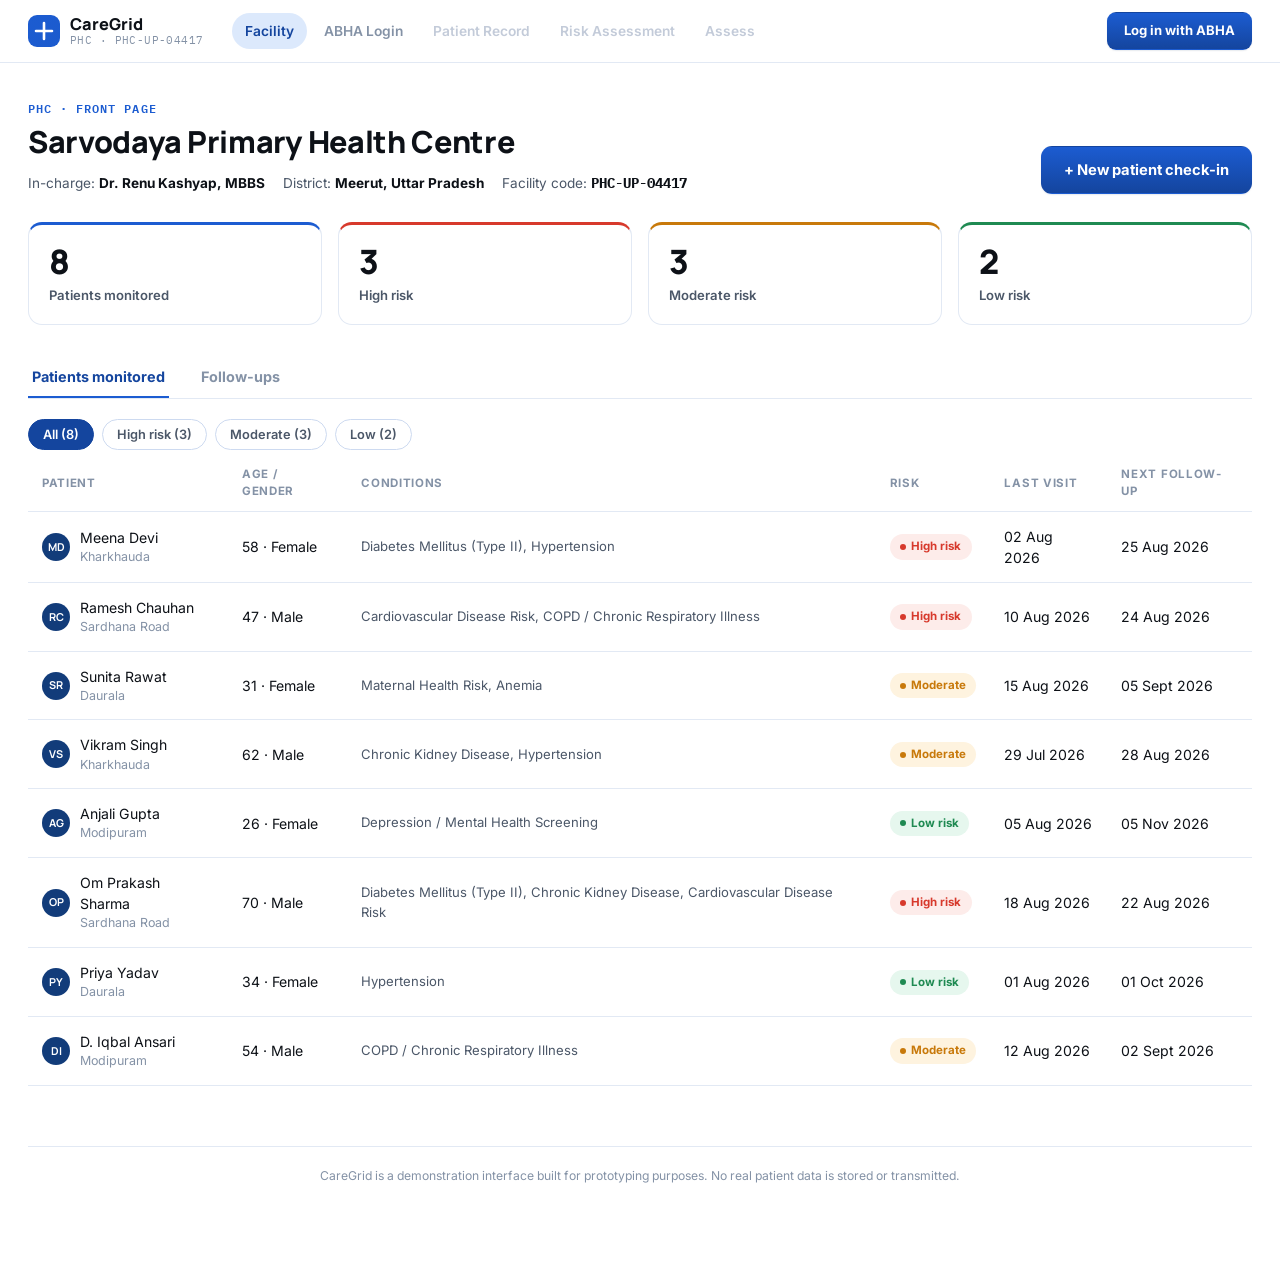
<file: index.html>
<!doctype html>
<html lang="en">
<head>
<meta charset="UTF-8">
<meta name="viewport" content="width=device-width, initial-scale=1.0">
<title>CareGrid · Facility Dashboard</title>
<meta name="description" content="Facility-level dashboard for monitored patients, risk categories and upcoming follow-ups.">
<link rel="preconnect" href="https://fonts.googleapis.com">
<link href="https://fonts.googleapis.com/css2?family=Manrope:wght@700;800&family=Inter:wght@400;500;600;700&family=IBM+Plex+Mono:wght@500;600;700&display=swap" rel="stylesheet">
<link rel="stylesheet" href="css/style.css">
</head>
<body data-page="dashboard">
<div id="app-nav"></div>

<main class="page">
  <div class="facility-header">
    <div>
      <span class="eyebrow" id="facility-type">PHC</span>
      <h1 id="facility-name">—</h1>
      <div class="facility-meta">
        <span>In-charge: <b id="facility-incharge">—</b></span>
        <span>District: <b id="facility-district">—</b></span>
        <span>Facility code: <b class="mono" id="facility-code">—</b></span>
      </div>
    </div>
    <a class="btn btn-primary" href="login.html">+ New patient check-in</a>
  </div>

  <div class="stat-grid" id="stat-grid"></div>

  <div class="tabs">
    <button class="tab-btn is-active" data-tab="patients">Patients monitored</button>
    <button class="tab-btn" data-tab="followups">Follow-ups</button>
  </div>

  <section class="tab-panel is-active" id="tab-patients">
    <div class="filter-row" id="filter-row"></div>
    <table class="patient-table">
      <thead>
        <tr><th>Patient</th><th>Age / Gender</th><th>Conditions</th><th>Risk</th><th>Last visit</th><th>Next follow-up</th></tr>
      </thead>
      <tbody id="patient-rows"></tbody>
    </table>
  </section>

  <section class="tab-panel" id="tab-followups">
    <div class="followup-list" id="followup-list"></div>
  </section>

  <p class="footer-note">CareGrid is a demonstration interface built for prototyping purposes. No real patient data is stored or transmitted.</p>
</main>

<script src="js/data.js"></script>
<script src="js/app.js"></script>
<script src="js/dashboard.js"></script>
</body>
</html>
</file>
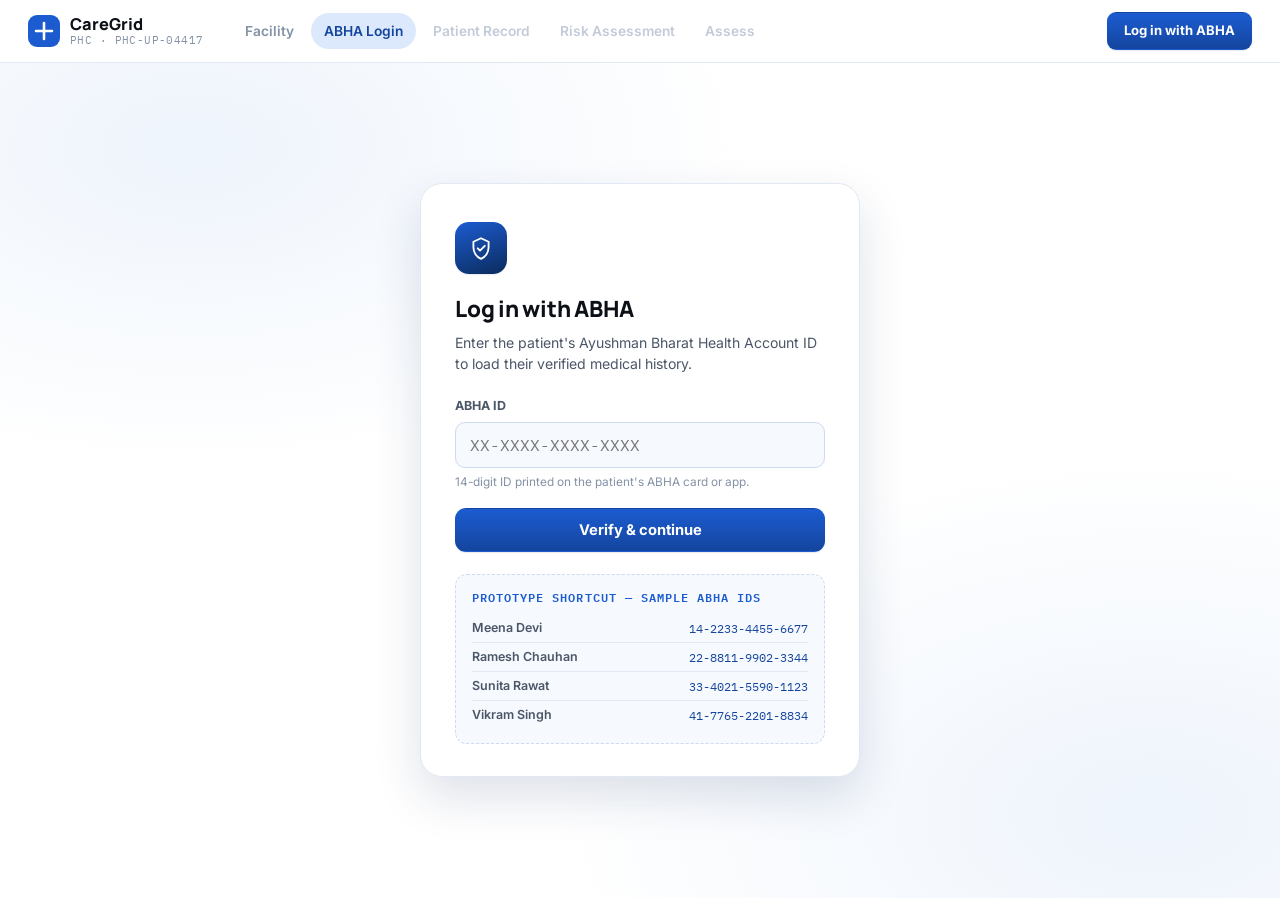
<file: assess.html>
<!doctype html>
<html lang="en">
<head>
<meta charset="UTF-8">
<meta name="viewport" content="width=device-width, initial-scale=1.0">
<title>CareGrid · Assess Risk</title>
<link rel="preconnect" href="https://fonts.googleapis.com">
<link href="https://fonts.googleapis.com/css2?family=Manrope:wght@700;800&family=Inter:wght@400;500;600;700&family=IBM+Plex+Mono:wght@500;600;700&display=swap" rel="stylesheet">
<link rel="stylesheet" href="css/style.css">
</head>
<body data-page="assess">
<div id="app-nav"></div>

<main class="page">
  <div class="section-title-row">
    <div>
      <span class="eyebrow" id="stage-label">Stage 4 · Assess</span>
      <h2 id="assess-title">Assess condition</h2>
    </div>
    <a class="btn btn-secondary btn-sm" href="assessment.html">← Change condition</a>
  </div>
  <p id="assess-sub" style="margin-bottom:26px"></p>

  <div class="assess-layout">
    <div>
      <div class="panel">
        <div class="form-section">
          <h4>From medical history (auto-filled)</h4>
          <div class="history-readout" id="history-readout"></div>
        </div>
        <div class="form-section">
          <h4>Contextual data — today's assessment</h4>
          <div id="context-fields"></div>
        </div>
        <button class="btn btn-primary btn-block" id="calc-btn">Calculate risk score</button>
      </div>
    </div>

    <div class="result-card" id="result-card">
      <div class="empty-result">
        <svg viewBox="0 0 24 24" fill="none"><circle cx="12" cy="12" r="9" stroke="currentColor" stroke-width="1.5"/><path d="M12 8v5l3 2" stroke="currentColor" stroke-width="1.5" stroke-linecap="round"/></svg>
        <p style="margin:0">Fill in the contextual data and calculate to see the risk score, its breakdown and a recommended follow-up.</p>
      </div>
    </div>
  </div>

  <p class="footer-note">Risk scoring shown here is a simplified demonstration model for prototyping and is not a validated clinical instrument.</p>
</main>

<script src="js/data.js"></script>
<script src="js/app.js"></script>
<script src="js/scoring.js"></script>
<script src="js/assess.js"></script>
</body>
</html>
</file>
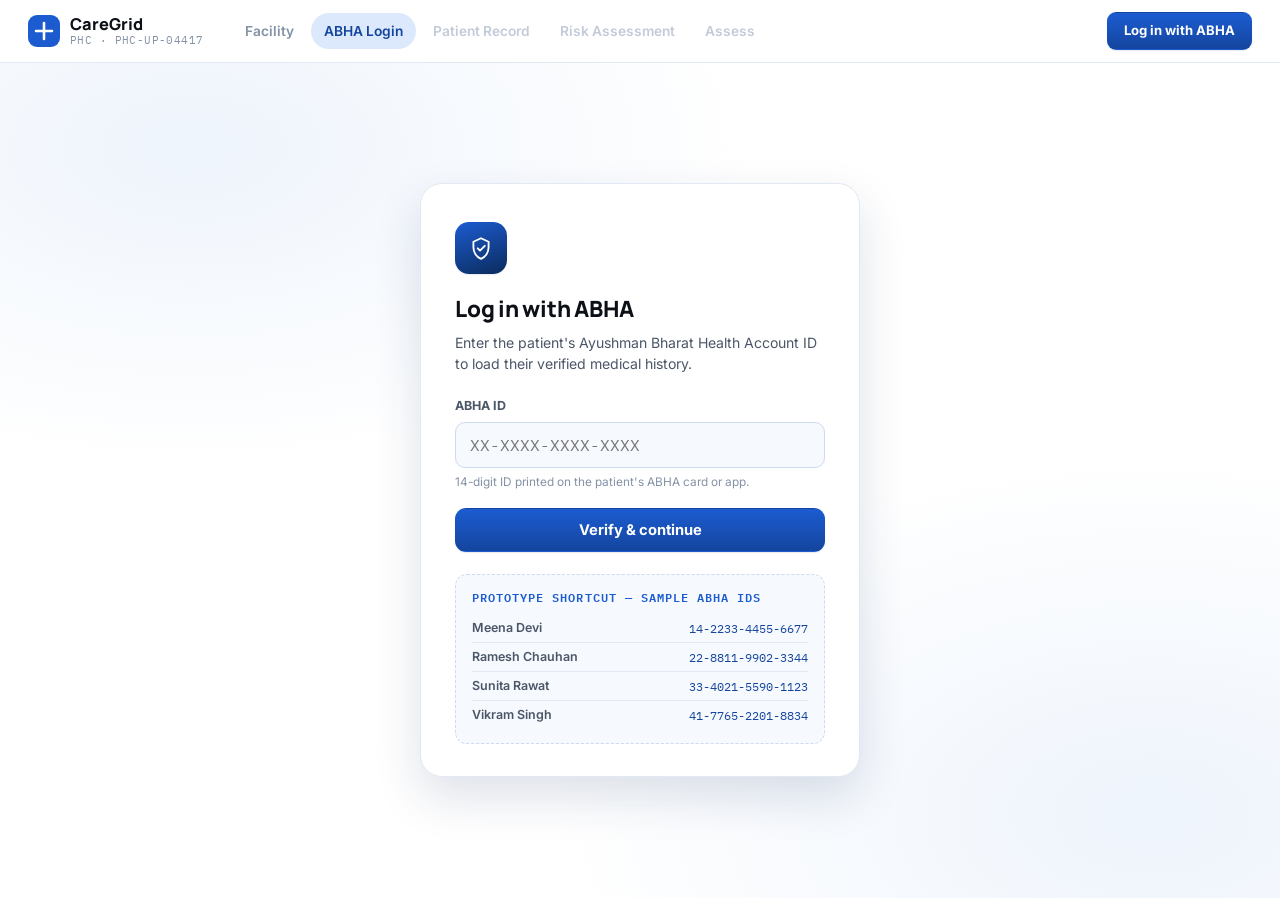
<file: assessment.html>
<!doctype html>
<html lang="en">
<head>
<meta charset="UTF-8">
<meta name="viewport" content="width=device-width, initial-scale=1.0">
<title>CareGrid · Health Risk Assessment</title>
<link rel="preconnect" href="https://fonts.googleapis.com">
<link href="https://fonts.googleapis.com/css2?family=Manrope:wght@700;800&family=Inter:wght@400;500;600;700&family=IBM+Plex+Mono:wght@500;600;700&display=swap" rel="stylesheet">
<link rel="stylesheet" href="css/style.css">
</head>
<body data-page="assessment">
<div id="app-nav"></div>

<main class="page">
  <div class="assess-hero">
    <span class="eyebrow" style="color:#cfe0ff">Stage 3 · Health Risk Assessment</span>
    <h1 id="hero-title">Search a condition to assess</h1>
    <p id="hero-sub">Loading patient…</p>
    <div class="search-box">
      <span id="search-icon"></span>
      <input id="condition-search" type="text" placeholder="Search a condition — e.g. diabetes, hypertension, kidney…">
    </div>
  </div>

  <div class="category-filters" id="category-filters"></div>
  <div class="condition-grid" id="condition-grid"></div>

  <div class="sticky-assess-bar" id="assess-bar" style="display:none">
    <span>Selected condition: <b id="selected-name">—</b></span>
    <a class="btn btn-primary" id="assess-go" href="#">Assess this condition →</a>
  </div>
</main>

<script src="js/data.js"></script>
<script src="js/app.js"></script>
<script src="js/assessment.js"></script>
</body>
</html>
</file>
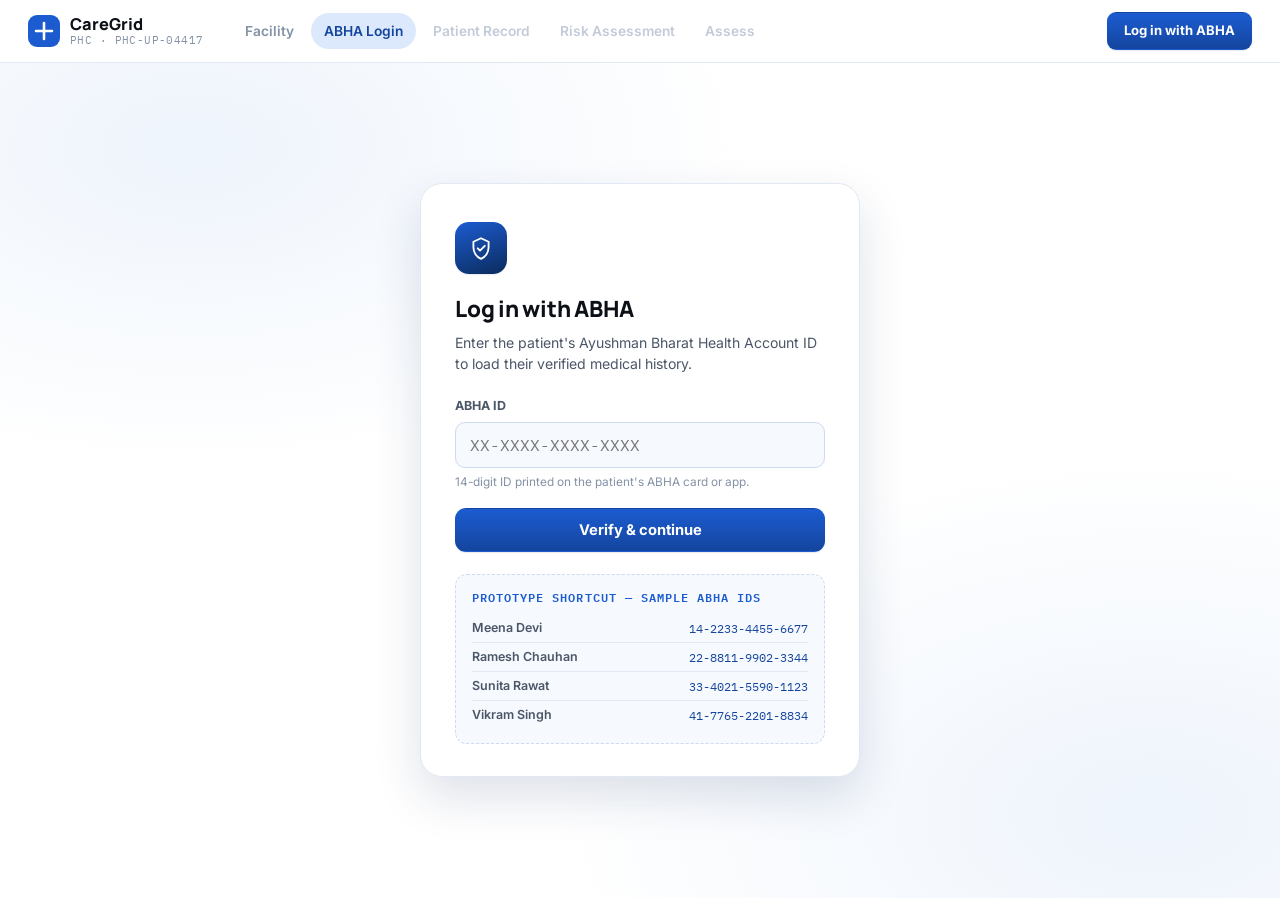
<file: login.html>
<!doctype html>
<html lang="en">
<head>
<meta charset="UTF-8">
<meta name="viewport" content="width=device-width, initial-scale=1.0">
<title>CareGrid · ABHA Login</title>
<link rel="preconnect" href="https://fonts.googleapis.com">
<link href="https://fonts.googleapis.com/css2?family=Manrope:wght@700;800&family=Inter:wght@400;500;600;700&family=IBM+Plex+Mono:wght@500;600;700&display=swap" rel="stylesheet">
<link rel="stylesheet" href="css/style.css">
</head>
<body data-page="login">
<div id="app-nav"></div>

<div class="login-shell">
  <div class="login-card">
    <div class="login-icon">
      <svg viewBox="0 0 24 24" fill="none"><path d="M12 3l7 3.2v5.4c0 4.7-3 8.9-7 10.4-4-1.5-7-5.7-7-10.4V6.2L12 3z" stroke="#fff" stroke-width="1.7" stroke-linejoin="round"/><path d="M9 12.3l2.1 2.1L15.5 10" stroke="#fff" stroke-width="1.7" stroke-linecap="round" stroke-linejoin="round"/></svg>
    </div>
    <h1>Log in with ABHA</h1>
    <p class="sub">Enter the patient's Ayushman Bharat Health Account ID to load their verified medical history.</p>

    <div class="field" id="abha-field">
      <label for="abha-input">ABHA ID</label>
      <input id="abha-input" type="text" inputmode="numeric" placeholder="XX-XXXX-XXXX-XXXX" maxlength="17" autocomplete="off">
      <div class="hint">14-digit ID printed on the patient's ABHA card or app.</div>
      <div class="error-msg" id="abha-error">We couldn't find a record for that ABHA ID. Check the number and try again.</div>
    </div>

    <button class="btn btn-primary btn-block" id="login-btn">Verify &amp; continue</button>

    <div class="demo-ids">
      <span class="eyebrow">Prototype shortcut — sample ABHA IDs</span>
      <div id="demo-list"></div>
    </div>
  </div>
</div>

<script src="js/data.js"></script>
<script src="js/app.js"></script>
<script src="js/login.js"></script>
</body>
</html>
</file>
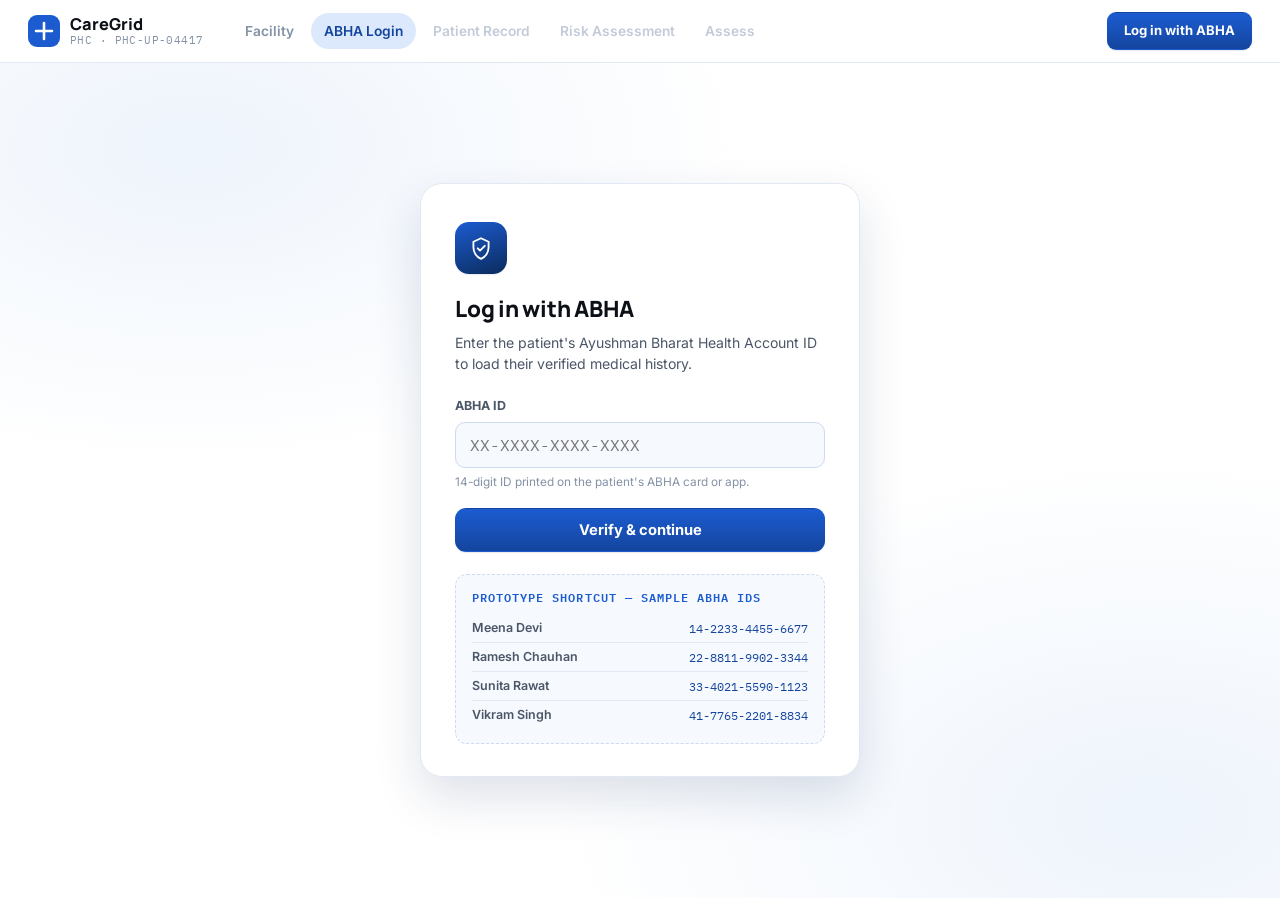
<file: patient.html>
<!doctype html>
<html lang="en">
<head>
<meta charset="UTF-8">
<meta name="viewport" content="width=device-width, initial-scale=1.0">
<title>CareGrid · Patient Record</title>
<link rel="preconnect" href="https://fonts.googleapis.com">
<link href="https://fonts.googleapis.com/css2?family=Manrope:wght@700;800&family=Inter:wght@400;500;600;700&family=IBM+Plex+Mono:wght@500;600;700&display=swap" rel="stylesheet">
<link rel="stylesheet" href="css/style.css">
</head>
<body data-page="patient">
<div id="app-nav"></div>

<main class="page" id="record-root">
  <!-- filled by js/patient.js -->
</main>

<script src="js/data.js"></script>
<script src="js/app.js"></script>
<script src="js/patient.js"></script>
</body>
</html>
</file>
<file: css/style.css>
/* ==========================================================================
   CareGrid — Design tokens
   White clinical base, layered blues, black/near-black headings.
   The Risk Assessment stage (Stage 3) and the score dial (Stage 4/5) are
   the deliberate spots of colour against an otherwise quiet system.
   ========================================================================== */
:root{
  --white:#ffffff;
  --bg-soft:#f6f9fd;
  --bg-panel:#eef4fc;
  --line:#e2e9f4;
  --line-strong:#cddaf0;

  --blue-900:#0b2b5c;
  --blue-800:#123c7a;
  --blue-700:#14459e;
  --blue-600:#1c5cd1;
  --blue-500:#2e6eea;
  --blue-400:#5f8ff2;
  --blue-100:#dce9fc;

  --ink:#0d1117;
  --ink-soft:#4b5768;
  --ink-faint:#8492a6;

  --risk-high:#d7392c;
  --risk-high-bg:#fdecea;
  --risk-mod:#c8790a;
  --risk-mod-bg:#fef3df;
  --risk-low:#1f8a52;
  --risk-low-bg:#e6f7ee;

  --radius-sm:8px;
  --radius-md:14px;
  --radius-lg:22px;
  --shadow-sm:0 1px 2px rgba(11,43,92,.06), 0 1px 1px rgba(11,43,92,.04);
  --shadow-md:0 8px 24px rgba(11,43,92,.10);
  --shadow-lg:0 20px 48px rgba(11,43,92,.14);

  --font-display:'Manrope', 'Segoe UI', sans-serif;
  --font-body:'Inter', 'Segoe UI', sans-serif;
  --font-mono:'IBM Plex Mono', ui-monospace, monospace;
}

*,*::before,*::after{box-sizing:border-box}
html{-webkit-text-size-adjust:100%}
body{
  margin:0;
  font-family:var(--font-body);
  color:var(--ink);
  background:var(--white);
  line-height:1.5;
  -webkit-font-smoothing:antialiased;
}
h1,h2,h3,h4{
  font-family:var(--font-display);
  color:var(--ink);
  margin:0 0 .3em;
  letter-spacing:-0.01em;
  font-weight:800;
}
p{margin:0 0 1em; color:var(--ink-soft)}
a{color:inherit; text-decoration:none}
button{font-family:inherit}
:focus-visible{outline:2.5px solid var(--blue-500); outline-offset:2px}
@media (prefers-reduced-motion: reduce){
  *{animation-duration:.001ms !important; transition-duration:.001ms !important}
}

.mono{font-family:var(--font-mono)}
.eyebrow{
  font-family:var(--font-mono);
  font-size:.72rem;
  letter-spacing:.09em;
  text-transform:uppercase;
  color:var(--blue-600);
  font-weight:600;
}

/* ---------- shell / topbar ---------- */
.topbar{
  background:var(--white);
  border-bottom:1px solid var(--line);
  position:sticky; top:0; z-index:40;
}
.topbar-inner{
  max-width:1280px; margin:0 auto;
  display:flex; align-items:center; gap:28px;
  padding:12px 28px;
}
.brand{display:flex; align-items:center; gap:10px; flex-shrink:0}
.brand-mark{width:32px; height:32px; display:block}
.brand-text{display:flex; flex-direction:column; line-height:1.15}
.brand-name{font-family:var(--font-display); font-weight:800; font-size:1.02rem; color:var(--ink)}
.brand-sub{font-family:var(--font-mono); font-size:.66rem; color:var(--ink-faint); letter-spacing:.04em}

.stage-nav{display:flex; align-items:center; gap:4px; flex:1; overflow-x:auto}
.nav-step{
  font-size:.86rem; font-weight:600; color:var(--ink-faint);
  padding:8px 13px; border-radius:999px; white-space:nowrap;
  transition:background .15s, color .15s;
}
.nav-step:hover{color:var(--blue-700); background:var(--bg-panel)}
.nav-step.is-active{color:var(--blue-700); background:var(--blue-100)}
.nav-step.is-disabled{color:#c3cbd9; pointer-events:none}

.topbar-right{flex-shrink:0}
.session-chip{display:flex; align-items:center; gap:9px; background:var(--bg-panel); border:1px solid var(--line); padding:5px 8px 5px 6px; border-radius:999px}
.avatar{
  width:28px; height:28px; border-radius:50%; background:var(--blue-700); color:#fff;
  display:flex; align-items:center; justify-content:center; font-size:.68rem; font-weight:700; font-family:var(--font-display);
  flex-shrink:0;
}
.session-info{display:flex; flex-direction:column; line-height:1.15}
.session-name{font-size:.8rem; font-weight:700; color:var(--ink)}
.session-abha{font-family:var(--font-mono); font-size:.64rem; color:var(--ink-faint)}
.icon-btn{
  border:none; background:transparent; color:var(--ink-faint); cursor:pointer;
  width:26px; height:26px; border-radius:50%; display:flex; align-items:center; justify-content:center;
}
.icon-btn:hover{background:var(--white); color:var(--risk-high)}
.icon-btn svg{width:15px; height:15px}

.page{max-width:1280px; margin:0 auto; padding:32px 28px 80px}
.page-narrow{max-width:640px}

/* ---------- buttons ---------- */
.btn{
  display:inline-flex; align-items:center; justify-content:center; gap:8px;
  font-weight:700; font-size:.92rem; font-family:var(--font-body);
  padding:12px 22px; border-radius:11px; border:1px solid transparent;
  cursor:pointer; transition:transform .12s ease, box-shadow .12s ease, background .15s ease;
}
.btn:active{transform:translateY(1px)}
.btn-primary{background:linear-gradient(180deg, var(--blue-600), var(--blue-700)); color:#fff; box-shadow:var(--shadow-sm)}
.btn-primary:hover{box-shadow:var(--shadow-md)}
.btn-secondary{background:var(--white); color:var(--blue-700); border-color:var(--line-strong)}
.btn-secondary:hover{background:var(--bg-panel)}
.btn-ghost{background:transparent; color:var(--ink-soft)}
.btn-ghost:hover{color:var(--blue-700)}
.btn-sm{padding:8px 16px; font-size:.82rem; border-radius:9px}
.btn-block{width:100%}
.btn[disabled]{opacity:.5; cursor:not-allowed; box-shadow:none}

/* ---------- badges ---------- */
.badge{
  display:inline-flex; align-items:center; gap:5px;
  font-size:.72rem; font-weight:700; padding:4px 10px; border-radius:999px;
  letter-spacing:.01em;
}
.badge::before{content:""; width:6px; height:6px; border-radius:50%; background:currentColor}
.badge.risk-high{background:var(--risk-high-bg); color:var(--risk-high)}
.badge.risk-moderate{background:var(--risk-mod-bg); color:var(--risk-mod)}
.badge.risk-low{background:var(--risk-low-bg); color:var(--risk-low)}

/* ==========================================================================
   STAGE 1 — Facility dashboard
   ========================================================================== */
.facility-header{
  display:flex; justify-content:space-between; align-items:flex-end; gap:24px;
  margin-bottom:28px; flex-wrap:wrap;
}
.facility-header h1{font-size:1.9rem}
.facility-meta{display:flex; gap:18px; flex-wrap:wrap; margin-top:6px}
.facility-meta span{font-size:.85rem; color:var(--ink-soft)}
.facility-meta b{color:var(--ink)}

.stat-grid{display:grid; grid-template-columns:repeat(4,1fr); gap:16px; margin-bottom:32px}
.stat-card{
  background:var(--white); border:1px solid var(--line); border-radius:var(--radius-md);
  padding:20px 20px 18px; position:relative; overflow:hidden;
}
.stat-card .stat-num{font-family:var(--font-display); font-size:2.1rem; font-weight:800; color:var(--ink); line-height:1}
.stat-card .stat-label{font-size:.82rem; color:var(--ink-soft); margin-top:8px; font-weight:600}
.stat-card.accent-high{border-top:3px solid var(--risk-high)}
.stat-card.accent-mod{border-top:3px solid var(--risk-mod)}
.stat-card.accent-low{border-top:3px solid var(--risk-low)}
.stat-card.accent-blue{border-top:3px solid var(--blue-600)}

.tabs{display:flex; gap:6px; border-bottom:1px solid var(--line); margin-bottom:20px}
.tab-btn{
  padding:11px 4px; margin-right:22px; font-weight:700; font-size:.9rem; color:var(--ink-faint);
  border-bottom:2px solid transparent; cursor:pointer; background:none; border-top:none; border-left:none; border-right:none;
}
.tab-btn.is-active{color:var(--blue-700); border-color:var(--blue-600)}
.tab-panel{display:none}
.tab-panel.is-active{display:block}

.filter-row{display:flex; gap:8px; margin-bottom:16px; flex-wrap:wrap}
.chip-filter{
  font-size:.8rem; font-weight:600; padding:7px 14px; border-radius:999px;
  border:1px solid var(--line-strong); background:var(--white); color:var(--ink-soft); cursor:pointer;
}
.chip-filter.is-active{background:var(--blue-700); border-color:var(--blue-700); color:#fff}

.patient-table{width:100%; border-collapse:separate; border-spacing:0}
.patient-table thead th{
  text-align:left; font-size:.72rem; text-transform:uppercase; letter-spacing:.06em;
  color:var(--ink-faint); font-weight:700; padding:0 14px 10px; border-bottom:1px solid var(--line);
}
.patient-table tbody tr{background:var(--white); cursor:pointer}
.patient-table tbody tr:hover{background:var(--bg-soft)}
.patient-table td{padding:14px; border-bottom:1px solid var(--line); font-size:.88rem; vertical-align:middle}
.patient-name-cell{display:flex; align-items:center; gap:10px}
.patient-table .p-village{color:var(--ink-faint); font-size:.78rem}
.patient-table .p-conditions{color:var(--ink-soft); font-size:.82rem}

.followup-list{display:flex; flex-direction:column; gap:10px}
.followup-row{
  display:flex; align-items:center; justify-content:space-between; gap:16px;
  background:var(--white); border:1px solid var(--line); border-radius:var(--radius-md); padding:14px 18px;
}
.followup-left{display:flex; align-items:center; gap:12px}
.followup-date{
  font-family:var(--font-mono); font-size:.78rem; font-weight:700; color:var(--blue-700);
  background:var(--blue-100); padding:6px 10px; border-radius:8px; text-align:center; min-width:78px;
}

/* ==========================================================================
   STAGE 2 — ABHA Login
   ========================================================================== */
.login-shell{
  min-height:calc(100vh - 65px); display:flex; align-items:center; justify-content:center;
  background:
    radial-gradient(560px 320px at 15% 10%, var(--bg-panel), transparent),
    radial-gradient(600px 360px at 90% 90%, var(--bg-panel), transparent),
    var(--white);
  padding:40px 20px;
}
.login-card{
  width:100%; max-width:440px; background:var(--white); border:1px solid var(--line);
  border-radius:var(--radius-lg); box-shadow:var(--shadow-lg); padding:38px 34px 32px;
}
.login-icon{
  width:52px; height:52px; border-radius:14px; background:linear-gradient(160deg, var(--blue-600), var(--blue-900));
  display:flex; align-items:center; justify-content:center; margin-bottom:18px; box-shadow:var(--shadow-sm);
}
.login-icon svg{width:26px; height:26px}
.login-card h1{font-size:1.4rem}
.login-card .sub{font-size:.88rem; margin-bottom:22px}

.field{margin-bottom:16px}
.field label{display:block; font-size:.78rem; font-weight:700; color:var(--ink-soft); margin-bottom:7px}
.field input, .field select{
  width:100%; padding:12px 14px; border:1.5px solid var(--line-strong); border-radius:10px;
  font-size:.98rem; font-family:var(--font-mono); background:var(--bg-soft); color:var(--ink);
  transition:border-color .15s, background .15s;
}
.field input:focus, .field select:focus{border-color:var(--blue-500); background:var(--white); outline:none}
.field .hint{font-size:.74rem; color:var(--ink-faint); margin-top:6px; font-family:var(--font-body)}
.field-error input{border-color:var(--risk-high); background:var(--risk-high-bg)}
.error-msg{color:var(--risk-high); font-size:.8rem; font-weight:600; margin-top:8px; display:none}
.error-msg.is-visible{display:block}

.demo-ids{
  margin-top:22px; padding:14px 16px; background:var(--bg-soft); border:1px dashed var(--line-strong); border-radius:12px;
}
.demo-ids .eyebrow{margin-bottom:8px; display:block}
.demo-id-btn{
  display:flex; justify-content:space-between; width:100%; text-align:left;
  background:none; border:none; padding:6px 0; font-family:var(--font-mono); font-size:.78rem; color:var(--blue-700);
  cursor:pointer; border-bottom:1px solid var(--line);
}
.demo-id-btn:last-child{border-bottom:none}
.demo-id-btn span.pname{font-family:var(--font-body); color:var(--ink-soft); font-weight:600}
.demo-id-btn:hover{color:var(--blue-500)}

.otp-row{display:flex; gap:9px; margin:6px 0 4px}
.otp-row input{
  width:44px; height:52px; text-align:center; font-size:1.2rem; padding:0;
}

/* ==========================================================================
   STAGE — Patient record
   ========================================================================== */
.record-header{
  display:flex; justify-content:space-between; align-items:flex-start; gap:20px; flex-wrap:wrap;
  padding-bottom:22px; border-bottom:1px solid var(--line); margin-bottom:26px;
}
.record-id{display:flex; align-items:center; gap:16px}
.record-avatar{
  width:58px; height:58px; border-radius:16px; background:var(--blue-800); color:#fff;
  display:flex; align-items:center; justify-content:center; font-family:var(--font-display); font-weight:800; font-size:1.15rem;
}
.record-id h1{font-size:1.5rem; margin-bottom:2px}
.record-sub{display:flex; gap:14px; flex-wrap:wrap; font-size:.83rem; color:var(--ink-soft)}
.record-sub b{color:var(--ink)}

.grid-2col{display:grid; grid-template-columns:2fr 1.1fr; gap:22px}
@media (max-width:900px){ .grid-2col{grid-template-columns:1fr} .stat-grid{grid-template-columns:repeat(2,1fr)} }

.panel{background:var(--white); border:1px solid var(--line); border-radius:var(--radius-md); padding:22px}
.panel + .panel{margin-top:18px}
.panel h3{font-size:1rem; display:flex; align-items:center; justify-content:space-between}

.vitals-grid{display:grid; grid-template-columns:repeat(3,1fr); gap:14px; margin-top:14px}
.vital-tile{background:var(--bg-soft); border-radius:10px; padding:12px 14px}
.vital-tile .v-label{font-size:.72rem; color:var(--ink-faint); font-weight:600; text-transform:uppercase; letter-spacing:.04em}
.vital-tile .v-value{font-family:var(--font-mono); font-size:1.15rem; font-weight:700; color:var(--ink); margin-top:4px}

.timeline{margin-top:14px; display:flex; flex-direction:column; gap:0}
.timeline-item{display:flex; gap:14px; padding:14px 0; border-top:1px solid var(--line)}
.timeline-item:first-child{border-top:none}
.timeline-dot{width:9px; height:9px; border-radius:50%; background:var(--blue-500); margin-top:6px; flex-shrink:0}
.timeline-date{font-family:var(--font-mono); font-size:.72rem; color:var(--blue-700); font-weight:700}
.timeline-note{font-size:.86rem; color:var(--ink-soft); margin-top:2px}

.med-list{list-style:none; margin:12px 0 0; padding:0; display:flex; flex-direction:column; gap:8px}
.med-list li{
  font-size:.85rem; color:var(--ink); background:var(--bg-soft); border-radius:8px; padding:9px 12px;
  display:flex; align-items:center; gap:8px;
}
.med-list li::before{content:""; width:6px; height:6px; border-radius:50%; background:var(--blue-500); flex-shrink:0}

.condition-tag-list{display:flex; flex-wrap:wrap; gap:8px; margin-top:12px}
.condition-tag{
  font-size:.78rem; font-weight:700; padding:6px 12px; border-radius:999px; background:var(--blue-100); color:var(--blue-700);
}

/* ==========================================================================
   STAGE 3 — Health Risk Assessment (deliberately the most colourful screen)
   ========================================================================== */
.assess-hero{
  border-radius:var(--radius-lg); padding:28px 30px;
  background:linear-gradient(135deg, var(--blue-900) 0%, var(--blue-700) 55%, #2d6fe0 100%);
  color:#fff; margin-bottom:26px; position:relative; overflow:hidden;
}
.assess-hero::after{
  content:""; position:absolute; right:-60px; top:-60px; width:220px; height:220px; border-radius:50%;
  background:radial-gradient(circle, rgba(255,255,255,.16), transparent 70%);
}
.assess-hero h1{color:#fff; font-size:1.6rem}
.assess-hero p{color:rgba(255,255,255,.82); max-width:520px; margin-bottom:0}

.search-box{
  display:flex; align-items:center; gap:10px; background:#fff; border-radius:14px; padding:13px 16px;
  box-shadow:var(--shadow-md); margin-top:20px; max-width:560px;
}
.search-box svg{width:18px; height:18px; color:var(--ink-faint); flex-shrink:0}
.search-box input{border:none; outline:none; font-size:.96rem; flex:1; background:transparent; color:var(--ink); font-family:var(--font-body)}

.category-filters{display:flex; gap:8px; flex-wrap:wrap; margin:22px 0 20px}
.condition-grid{display:grid; grid-template-columns:repeat(auto-fill, minmax(270px,1fr)); gap:16px}
.condition-card{
  border-radius:var(--radius-md); padding:20px; cursor:pointer; border:1.5px solid transparent;
  position:relative; overflow:hidden; transition:transform .14s ease, box-shadow .14s ease;
  background: var(--card-soft, var(--bg-panel));
}
.condition-card:hover{transform:translateY(-3px); box-shadow:var(--shadow-md)}
.condition-card.is-selected{border-color:var(--card-color, var(--blue-600)); box-shadow:var(--shadow-md)}
.condition-icon{
  width:42px; height:42px; border-radius:11px; background:var(--card-color, var(--blue-600)); color:#fff;
  display:flex; align-items:center; justify-content:center; margin-bottom:14px;
}
.condition-icon svg{width:22px; height:22px}
.condition-card h4{font-size:1rem; margin-bottom:5px}
.condition-cat{
  font-size:.68rem; font-weight:700; text-transform:uppercase; letter-spacing:.05em;
  color:var(--card-color, var(--blue-700)); margin-bottom:8px; display:block;
}
.condition-card p{font-size:.82rem; margin-bottom:0; color:var(--ink-soft)}
.condition-card .flagged-pill{
  position:absolute; top:16px; right:16px; background:#fff; color:var(--card-color,var(--blue-700));
  font-size:.66rem; font-weight:800; padding:3px 9px; border-radius:999px; border:1px solid currentColor;
}

.sticky-assess-bar{
  position:sticky; bottom:18px; margin-top:28px; background:var(--ink); color:#fff; border-radius:16px;
  padding:16px 22px; display:flex; align-items:center; justify-content:space-between; box-shadow:var(--shadow-lg);
}
.sticky-assess-bar span{font-size:.88rem; color:rgba(255,255,255,.75)}
.sticky-assess-bar b{color:#fff}

/* ==========================================================================
   STAGE 4/5 — Assess + score result
   ========================================================================== */
.assess-layout{display:grid; grid-template-columns:1fr 1fr; gap:26px; align-items:start}
@media (max-width:960px){ .assess-layout{grid-template-columns:1fr} }

.form-section{margin-bottom:22px}
.form-section h4{font-size:.82rem; text-transform:uppercase; letter-spacing:.05em; color:var(--ink-faint); margin-bottom:12px}
.history-readout{display:grid; grid-template-columns:1fr 1fr; gap:10px}
.readout-tile{background:var(--bg-soft); border-radius:9px; padding:10px 12px}
.readout-tile .rl{font-size:.7rem; color:var(--ink-faint); font-weight:600}
.readout-tile .rv{font-family:var(--font-mono); font-weight:700; font-size:.94rem; margin-top:2px}

.context-field{margin-bottom:18px}
.context-field label{display:block; font-size:.85rem; font-weight:700; color:var(--ink); margin-bottom:9px}
.slider-row{display:flex; align-items:center; gap:12px}
.slider-row input[type=range]{flex:1; accent-color:var(--blue-600)}
.slider-val{font-family:var(--font-mono); font-weight:700; font-size:.86rem; color:var(--blue-700); width:26px; text-align:right}
.slider-scale{display:flex; justify-content:space-between; font-size:.68rem; color:var(--ink-faint); margin-top:4px}
.select-pill-group{display:flex; flex-wrap:wrap; gap:8px}
.select-pill{
  padding:9px 15px; border-radius:10px; border:1.5px solid var(--line-strong); background:var(--white);
  font-size:.83rem; font-weight:600; color:var(--ink-soft); cursor:pointer;
}
.select-pill.is-selected{background:var(--blue-700); border-color:var(--blue-700); color:#fff}

/* score dial (signature element) */
.result-card{
  background:linear-gradient(180deg, var(--white), var(--bg-soft));
  border:1px solid var(--line); border-radius:var(--radius-lg); padding:26px; text-align:center;
  position:sticky; top:90px;
}
.dial-wrap{position:relative; width:230px; margin:6px auto 4px}
.dial-score{
  position:absolute; inset:0; display:flex; flex-direction:column; align-items:center; justify-content:center;
}
.dial-score .num{font-family:var(--font-display); font-size:3rem; font-weight:800; color:var(--ink); line-height:1}
.dial-score .out-of{font-size:.78rem; color:var(--ink-faint); font-weight:600}
.result-band-badge{margin-top:10px}
.threshold-note{font-size:.82rem; color:var(--ink-soft); margin-top:14px; padding:10px 14px; background:var(--bg-panel); border-radius:10px}
.threshold-note b{color:var(--ink)}

.explain-list{list-style:none; margin:14px 0 0; padding:0; text-align:left; display:flex; flex-direction:column; gap:10px}
.explain-item{display:flex; justify-content:space-between; gap:10px; font-size:.83rem; padding:10px 12px; background:var(--white); border:1px solid var(--line); border-radius:9px}
.explain-item .ei-label{color:var(--ink-soft); font-weight:600}
.explain-item .ei-pts{font-family:var(--font-mono); font-weight:700}
.ei-pts.up{color:var(--risk-high)}
.ei-pts.down{color:var(--risk-low)}
.ei-pts.flat{color:var(--ink-faint)}

.narrative-box{
  text-align:left; font-size:.9rem; color:var(--ink-soft); background:var(--bg-soft);
  border-left:3px solid var(--blue-600); border-radius:0 10px 10px 0; padding:14px 16px; margin-top:16px;
}
.narrative-box b{color:var(--ink)}

.followup-card{
  margin-top:16px; text-align:left; border-radius:12px; padding:16px 18px;
  display:flex; gap:12px; align-items:flex-start;
}
.followup-card.band-high{background:var(--risk-high-bg); border:1px solid #f5c6bf}
.followup-card.band-moderate{background:var(--risk-mod-bg); border:1px solid #f6dfa8}
.followup-card.band-low{background:var(--risk-low-bg); border:1px solid #b9e6cd}
.followup-card h5{margin:0 0 4px; font-size:.92rem; font-family:var(--font-display)}
.followup-card p{margin:0; font-size:.82rem}

.empty-result{
  display:flex; flex-direction:column; align-items:center; justify-content:center; gap:10px;
  padding:60px 20px; color:var(--ink-faint); text-align:center;
}
.empty-result svg{width:48px; height:48px; opacity:.5}

.section-title-row{display:flex; align-items:center; justify-content:space-between; margin-bottom:6px}
.section-title-row h2{font-size:1.3rem; margin-bottom:0}

.footer-note{margin-top:60px; padding-top:20px; border-top:1px solid var(--line); font-size:.76rem; color:var(--ink-faint); text-align:center}

@media (max-width:720px){
  .stat-grid{grid-template-columns:repeat(2,1fr)}
  .topbar-inner{padding:10px 16px}
  .stage-nav{display:none}
  .page{padding:22px 16px 60px}
  .grid-2col{grid-template-columns:1fr}
  .facility-header{flex-direction:column; align-items:flex-start}
}
</file>
